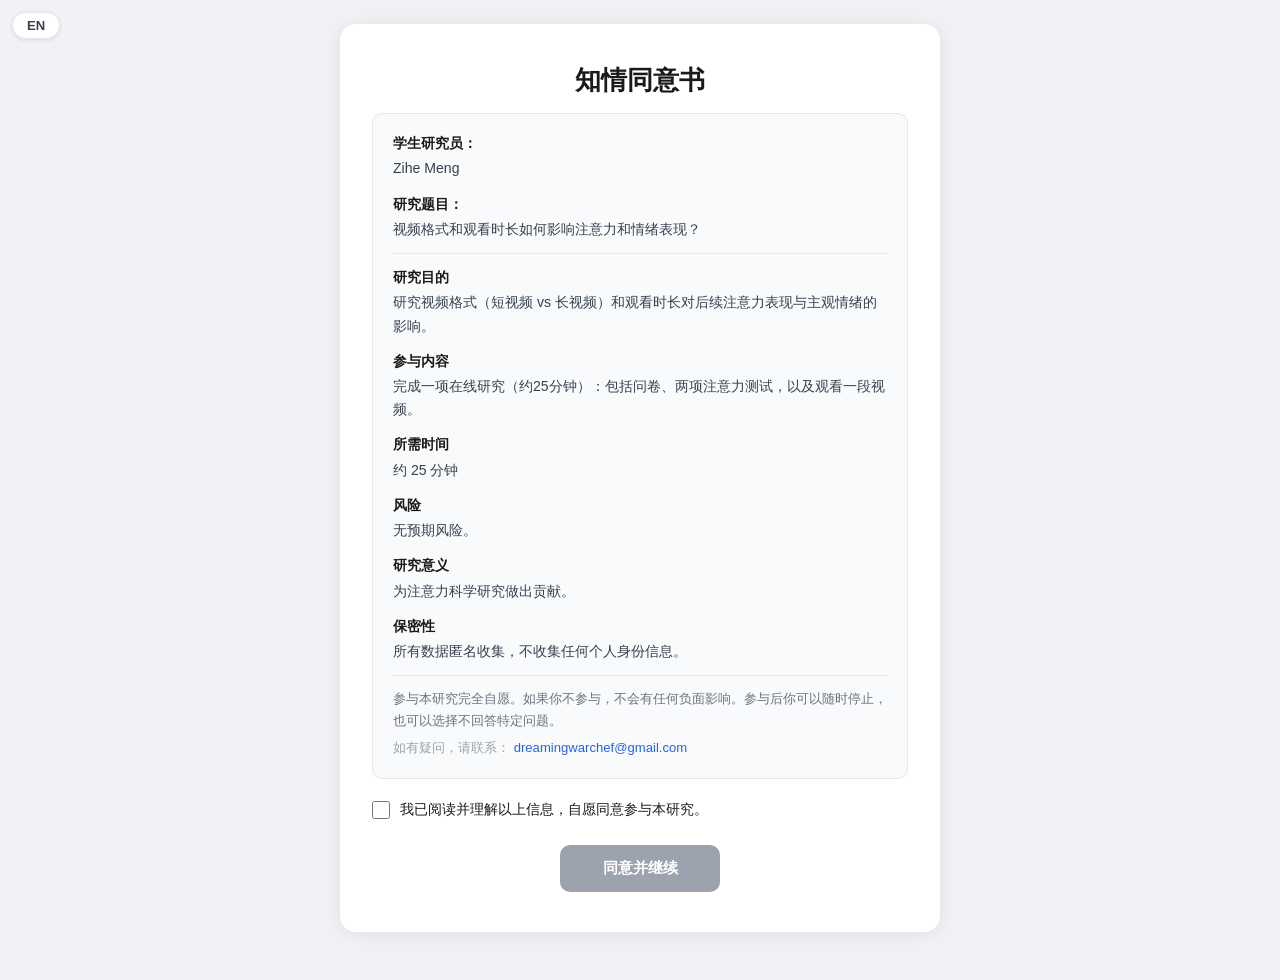
<file: code/index.html>
<!DOCTYPE html>
<html lang="zh-CN">
<head>
  <meta charset="UTF-8">
  <meta name="viewport" content="width=device-width, initial-scale=1.0">
  <title>注意力研究实验</title>
  <link rel="stylesheet" href="style.css">
</head>
<body>

<button id="langToggle">EN</button>

<!-- ══ SCREEN 0 · 知情同意 ══════════════════════════ -->
<div class="screen active" id="s-consent">
  <h1 data-i18n="s0_h1">知情同意书</h1>

  <div class="consent-box">
    <div class="consent-row">
      <span class="consent-label" data-i18n="s0_researcher_label">学生研究员：</span>
      <span data-i18n="s0_researcher">Zihe Meng</span>
    </div>
    <div class="consent-row">
      <span class="consent-label" data-i18n="s0_title_label">研究题目：</span>
      <span data-i18n="s0_title">视频格式和观看时长如何影响注意力和情绪表现？</span>
    </div>

    <div class="consent-divider"></div>

    <div class="consent-row">
      <span class="consent-label" data-i18n="s0_purpose_label">研究目的</span>
      <span data-i18n="s0_purpose">研究视频格式（短视频 vs 长视频）和观看时长对后续注意力表现与主观情绪的影响。</span>
    </div>
    <div class="consent-row">
      <span class="consent-label" data-i18n="s0_tasks_label">参与内容</span>
      <span data-i18n="s0_tasks">完成一项在线研究（约25分钟）：包括问卷、两项注意力测试，以及观看一段视频。</span>
    </div>
    <div class="consent-row">
      <span class="consent-label" data-i18n="s0_time_label">所需时间</span>
      <span data-i18n="s0_time">约 25 分钟</span>
    </div>
    <div class="consent-row">
      <span class="consent-label" data-i18n="s0_risks_label">风险</span>
      <span data-i18n="s0_risks">无预期风险。</span>
    </div>
    <div class="consent-row">
      <span class="consent-label" data-i18n="s0_benefits_label">研究意义</span>
      <span data-i18n="s0_benefits">为注意力科学研究做出贡献。</span>
    </div>
    <div class="consent-row">
      <span class="consent-label" data-i18n="s0_conf_label">保密性</span>
      <span data-i18n="s0_conf">所有数据匿名收集，不收集任何个人身份信息。</span>
    </div>

    <div class="consent-divider"></div>

    <p class="consent-voluntary" data-i18n="s0_voluntary">
      参与本研究完全自愿。如果你不参与，不会有任何负面影响。参与后你可以随时停止，也可以选择不回答特定问题。
    </p>
    <p class="consent-contact">
      <span data-i18n="s0_contact_label">如有疑问，请联系：</span>
      <a href="mailto:dreamingwarchef@gmail.com">dreamingwarchef@gmail.com</a>
    </p>
  </div>

  <label class="consent-check">
    <input type="checkbox" id="consent-checkbox">
    <span data-i18n="s0_agree_text">我已阅读并理解以上信息，自愿同意参与本研究。</span>
  </label>

  <button class="btn" id="btn-consent" disabled data-i18n="btn_consent">同意并继续</button>
</div>

<!-- ══ SCREEN 1 · 欢迎 ══════════════════════════════ -->
<div class="screen" id="s-welcome">
  <h1 data-i18n="s1_h1">注意力研究实验</h1>
  <p data-i18n="s1_p1">感谢你参与本次研究！</p>
  <p data-i18n-html="s1_p2">本实验包括：<strong>注意力测试 → 观看视频 → 注意力测试 → 简短问卷</strong>，全程约 25–35 分钟。</p>
  <p data-i18n="s1_p3">请在安静的环境中独立完成，中途不要使用手机或切换页面。</p>
  <p class="hint" data-i18n="s1_hint">所有数据匿名保存，仅用于学术研究。</p>
  <button class="btn" id="btn-start" data-i18n="btn_start">我准备好了，开始</button>
</div>

<!-- ══ SCREEN 2 · 倒计时 ════════════════════════════ -->
<div class="screen" id="s-countdown">
  <h2 data-i18n="s2_h2">请放松坐好</h2>
  <p data-i18n="s2_p">保持安静，等待实验开始。</p>
  <div id="countdownNumber">10</div>
  <p class="hint" data-i18n="s2_hint">倒计时结束后自动进入下一步</p>
</div>

<!-- ══ SCREEN 3 · 基线问卷 ══════════════════════════ -->
<div class="screen" id="s-baseline">
  <h2 data-i18n="s3_h2">开始前的几个小问题</h2>
  <p class="hint" style="margin-bottom:20px" data-i18n="s3_hint">帮助我们了解你现在的状态，全部必填。</p>

  <div class="q-block">
    <label for="bl-sleep" data-i18n="bl_sleep_label">昨晚你睡了几个小时？</label>
    <input type="number" id="bl-sleep" min="0" max="24" placeholder="例如：7" data-i18n-placeholder="bl_sleep_ph">
  </div>

  <div class="q-block">
    <label for="bl-activity" data-i18n="bl_activity_label">过去 30 分钟你主要在做什么？</label>
    <select id="bl-activity">
      <option value="" data-i18n="opt_select">请选择</option>
      <option value="resting" data-i18n="opt_resting">休息 / 放松</option>
      <option value="studying" data-i18n="opt_studying">上课 / 学习</option>
      <option value="light" data-i18n="opt_light">轻度活动（散步、站立等）</option>
      <option value="exercise" data-i18n="opt_exercise">运动 / 体育活动</option>
      <option value="other" data-i18n="opt_other">其他</option>
    </select>
  </div>

  <div class="q-block">
    <label data-i18n="mood_happy_label">你现在有多幸福（happy）？</label>
    <div class="scale-row">
      <label><input type="radio" name="bl-mood-happy" value="1"><span>1</span></label>
      <label><input type="radio" name="bl-mood-happy" value="2"><span>2</span></label>
      <label><input type="radio" name="bl-mood-happy" value="3"><span>3</span></label>
      <label><input type="radio" name="bl-mood-happy" value="4"><span>4</span></label>
      <label><input type="radio" name="bl-mood-happy" value="5"><span>5</span></label>
    </div>
    <div class="scale-ends"><span data-i18n="scale_not_happy">完全不幸福</span><span data-i18n="scale_very_happy">非常幸福</span></div>
  </div>

  <div class="q-block">
    <label data-i18n="mood_sad_label">你现在有多悲伤（sad）？</label>
    <div class="scale-row">
      <label><input type="radio" name="bl-mood-sad" value="1"><span>1</span></label>
      <label><input type="radio" name="bl-mood-sad" value="2"><span>2</span></label>
      <label><input type="radio" name="bl-mood-sad" value="3"><span>3</span></label>
      <label><input type="radio" name="bl-mood-sad" value="4"><span>4</span></label>
      <label><input type="radio" name="bl-mood-sad" value="5"><span>5</span></label>
    </div>
    <div class="scale-ends"><span data-i18n="scale_not_sad">完全不悲伤</span><span data-i18n="scale_very_sad">非常悲伤</span></div>
  </div>

  <div class="q-block">
    <label data-i18n="mood_energetic_label">你现在有多兴奋/精力充沛（energetic）？</label>
    <div class="scale-row">
      <label><input type="radio" name="bl-mood-energetic" value="1"><span>1</span></label>
      <label><input type="radio" name="bl-mood-energetic" value="2"><span>2</span></label>
      <label><input type="radio" name="bl-mood-energetic" value="3"><span>3</span></label>
      <label><input type="radio" name="bl-mood-energetic" value="4"><span>4</span></label>
      <label><input type="radio" name="bl-mood-energetic" value="5"><span>5</span></label>
    </div>
    <div class="scale-ends"><span data-i18n="scale_not_energetic">完全没有</span><span data-i18n="scale_very_energetic">非常兴奋</span></div>
  </div>

  <div class="q-block">
    <label data-i18n="mood_tired_label">你现在有多疲惫/困倦（tired）？</label>
    <div class="scale-row">
      <label><input type="radio" name="bl-mood-tired" value="1"><span>1</span></label>
      <label><input type="radio" name="bl-mood-tired" value="2"><span>2</span></label>
      <label><input type="radio" name="bl-mood-tired" value="3"><span>3</span></label>
      <label><input type="radio" name="bl-mood-tired" value="4"><span>4</span></label>
      <label><input type="radio" name="bl-mood-tired" value="5"><span>5</span></label>
    </div>
    <div class="scale-ends"><span data-i18n="scale_not_tired">完全不疲惫</span><span data-i18n="scale_very_tired">非常疲惫</span></div>
  </div>

  <button class="btn" id="btn-baseline-submit" data-i18n="btn_continue">继续</button>
</div>

<!-- ══ SCREEN 4 · SART 说明（纯文字，无演示）═══════════ -->
<div class="screen" id="s-sart-intro">
  <h2 data-i18n="s_intro_h2">注意力任务说明</h2>
  <p data-i18n="s_intro_p1">接下来你将完成一项注意力测试。屏幕中央会依次快速出现数字 1–9。</p>
  <p data-i18n-html="sart_rule_html">
    👉 看到 <strong>1、2、4、5、6、7、8、9</strong>，请<strong>立刻按空格键</strong>（或点击屏幕）<br>
    🚫 看到 <strong style="color:#dc2626;font-size:1.2rem">3</strong>，请<strong>不要按任何键</strong>
  </p>
  <p data-i18n-html="s_intro_p2">请尽可能快且准确地做出反应。每个数字只出现很短时间。<br>⭕ 数字消失后会出现一个带 ✕ 的圆圈（⊗），用于消除上一个数字的残影，防止残影对你判断下一题造成干扰。看到它时无需操作，等待下一个数字即可。</p>
  <p class="hint" data-i18n="s_intro_hint">请先仔细阅读规则，下一页将展示演示动画和练习。</p>
  <button class="btn" id="btn-sart-next" data-i18n="btn_continue">继续</button>
</div>

<!-- ══ SCREEN 5 · SART 演示 + 练习入口 ═════════════════ -->
<div class="screen" id="s-sart-demo">
  <h2 data-i18n="s_demo_h2">演示与练习</h2>
  <p data-i18n="s_demo_p">观看下方演示，了解任务节奏；准备好后，请按下方绿色按钮开始练习。</p>

  <!-- 演示动画 -->
  <div id="demoWrap" style="
    background:#111; border-radius:12px; padding:16px 12px 12px;
    margin:16px 0; display:flex; flex-direction:column; align-items:center; gap:10px;
  ">
    <div style="font-size:0.7rem;color:#4b5563;letter-spacing:0.08em;text-transform:uppercase" data-i18n="demo_label">演示</div>

    <!-- 数字显示区 -->
    <div id="demoStimulus" style="
      width:100px; height:100px; display:flex; align-items:center; justify-content:center;
    ">
      <span id="demoDigit" style="font-weight:800;color:#fff;display:none"></span>
      <div id="demoMask" style="
        display:none; width:60px; height:60px;
        border:4px solid #fff; border-radius:50%;
        align-items:center; justify-content:center;
        color:#fff; font-size:1.8rem; font-weight:300;
      ">✕</div>
    </div>

    <!-- 反应提示 -->
    <div id="demoFeedback" style="font-size:0.85rem;font-weight:600;min-height:18px"></div>

    <!-- 完整虚拟键盘 -->
    <div class="kb" id="demoKeyboard">
      <div class="kb-row">
        <div class="kb-key">`</div>
        <div class="kb-key">1</div>
        <div class="kb-key">2</div>
        <div class="kb-key" id="demoKey3">3</div>
        <div class="kb-key">4</div>
        <div class="kb-key">5</div>
        <div class="kb-key">6</div>
        <div class="kb-key">7</div>
        <div class="kb-key">8</div>
        <div class="kb-key">9</div>
        <div class="kb-key">0</div>
        <div class="kb-key">-</div>
        <div class="kb-key">=</div>
        <div class="kb-key" style="flex:1.8">⌫</div>
      </div>
      <div class="kb-row">
        <div class="kb-key" style="flex:1.5">Tab</div>
        <div class="kb-key">Q</div>
        <div class="kb-key">W</div>
        <div class="kb-key">E</div>
        <div class="kb-key">R</div>
        <div class="kb-key">T</div>
        <div class="kb-key">Y</div>
        <div class="kb-key">U</div>
        <div class="kb-key">I</div>
        <div class="kb-key">O</div>
        <div class="kb-key">P</div>
        <div class="kb-key">[</div>
        <div class="kb-key">]</div>
        <div class="kb-key" style="flex:1.5">\</div>
      </div>
      <div class="kb-row">
        <div class="kb-key" style="flex:1.75">Caps</div>
        <div class="kb-key">A</div>
        <div class="kb-key">S</div>
        <div class="kb-key">D</div>
        <div class="kb-key">F</div>
        <div class="kb-key">G</div>
        <div class="kb-key">H</div>
        <div class="kb-key">J</div>
        <div class="kb-key">K</div>
        <div class="kb-key">L</div>
        <div class="kb-key">;</div>
        <div class="kb-key">'</div>
        <div class="kb-key" style="flex:2.25">↵</div>
      </div>
      <div class="kb-row">
        <div class="kb-key" style="flex:2.25">⇧</div>
        <div class="kb-key">Z</div>
        <div class="kb-key">X</div>
        <div class="kb-key">C</div>
        <div class="kb-key">V</div>
        <div class="kb-key">B</div>
        <div class="kb-key">N</div>
        <div class="kb-key">M</div>
        <div class="kb-key">,</div>
        <div class="kb-key">.</div>
        <div class="kb-key">/</div>
        <div class="kb-key" style="flex:2.75">⇧</div>
      </div>
      <div class="kb-row">
        <div class="kb-key" style="flex:1.5">Ctrl</div>
        <div class="kb-key" style="flex:1.2">Alt</div>
        <div class="kb-key kb-key--space" style="flex:7" id="demoSpacebar" data-i18n="key_space">SPACE</div>
        <div class="kb-key" style="flex:1.2">Alt</div>
        <div class="kb-key" style="flex:1.5">Ctrl</div>
      </div>
    </div>
  </div>

  <p class="hint" data-i18n="s_demo_hint">先做 9 题练习，熟悉节奏后再进入正式测试。</p>
  <button class="btn" id="btn-sart-practice" data-i18n="btn_practice">开始练习</button>
</div>

<!-- ══ SCREEN 6 · SART 测试（练习 / Pre / Post 共用）════ -->
<div class="screen" id="s-sart">
  <div id="sartPhaseLabel"></div>
  <div class="sart-rule" data-i18n-html="sart_rule_short">按空格 / 点击 = 非3 &nbsp;|&nbsp; 不按 = 3</div>
  <div id="sartStimulus">
    <span id="sartDigit"></span>
    <div id="sartMask">✕</div>
  </div>
  <div id="sartFeedback"></div>
  <div id="sartProgress"></div>
</div>

<!-- ══ SCREEN 7 · 练习完成 → Pre-SART ══════════════════ -->
<div class="screen" id="s-sart-break-pre">
  <h2 data-i18n="s_break_pre_h2">练习完成！</h2>
  <p data-i18n-html="s_break_pre_p1">正式测试共 <strong>225 题</strong>，约需 4 分钟，规则完全相同。</p>
  <p data-i18n-html="s_break_pre_p2">正式测试中<strong>不再显示对错提示</strong>，请保持专注。</p>
  <button class="btn" id="btn-pre-sart" data-i18n="btn_pre_sart">开始正式测试</button>
</div>

<!-- ══ SCREEN 8 · 视频说明 ══════════════════════════ -->
<div class="screen" id="s-video-intro">
  <h2 data-i18n="s_video_h2">观看视频</h2>
  <p data-i18n-html="s_video_p1">接下来你将观看一段视频，请<strong>全程专注观看</strong>，不要切换页面或使用手机。</p>
  <p data-i18n="s_video_p2">视频结束后会自动进入下一步。</p>
  <p class="hint" id="video-group-hint"></p>
  <button class="btn" id="btn-video-start" data-i18n="btn_video_start">开始观看</button>
</div>

<!-- ══ SCREEN 9 · 视频播放 ══════════════════════════ -->
<div class="screen" id="s-video">
  <div id="videoBox">
    <iframe id="videoFrame" allowfullscreen
      allow="autoplay; encrypted-media"
      src="about:blank"
      style="display:none">
    </iframe>
    <video id="videoPlayer" style="display:none"></video>
    <button id="btn-fullscreen" title="全屏">⛶</button>
  </div>
  <div id="videoTimer">剩余时间：-- : --</div>
  <div id="videoProgressBar"><div id="videoProgressFill"></div></div>
  <button class="btn-ghost" id="btn-video-skip" data-i18n="btn_video_skip">⏭ 跳过（调试用）</button>
</div>

<!-- ══ SCREEN 10 · 情绪问卷（happy / sad / energetic / tired）+ 手机使用 ══ -->
<div class="screen" id="s-mood">
  <h2 data-i18n="s_mood_h2">当前感受</h2>
  <p class="hint" style="margin-bottom:20px" data-i18n="s_mood_hint">根据你刚才观看完视频后的真实感受作答。</p>

  <div class="q-block">
    <label data-i18n="video_interest_label">你觉得这段视频有多有趣？</label>
    <div class="scale-row">
      <label><input type="radio" name="video-interest" value="1"><span>1</span></label>
      <label><input type="radio" name="video-interest" value="2"><span>2</span></label>
      <label><input type="radio" name="video-interest" value="3"><span>3</span></label>
      <label><input type="radio" name="video-interest" value="4"><span>4</span></label>
      <label><input type="radio" name="video-interest" value="5"><span>5</span></label>
    </div>
    <div class="scale-ends"><span data-i18n="scale_not_interesting">完全无聊</span><span data-i18n="scale_very_interesting">非常有趣</span></div>
  </div>

  <div class="q-block">
    <label data-i18n="mood_happy_label">你现在有多幸福（happy）？</label>
    <div class="scale-row">
      <label><input type="radio" name="mood-happy" value="1"><span>1</span></label>
      <label><input type="radio" name="mood-happy" value="2"><span>2</span></label>
      <label><input type="radio" name="mood-happy" value="3"><span>3</span></label>
      <label><input type="radio" name="mood-happy" value="4"><span>4</span></label>
      <label><input type="radio" name="mood-happy" value="5"><span>5</span></label>
    </div>
    <div class="scale-ends"><span data-i18n="scale_not_happy">完全不幸福</span><span data-i18n="scale_very_happy">非常幸福</span></div>
  </div>

  <div class="q-block">
    <label data-i18n="mood_sad_label">你现在有多悲伤（sad）？</label>
    <div class="scale-row">
      <label><input type="radio" name="mood-sad" value="1"><span>1</span></label>
      <label><input type="radio" name="mood-sad" value="2"><span>2</span></label>
      <label><input type="radio" name="mood-sad" value="3"><span>3</span></label>
      <label><input type="radio" name="mood-sad" value="4"><span>4</span></label>
      <label><input type="radio" name="mood-sad" value="5"><span>5</span></label>
    </div>
    <div class="scale-ends"><span data-i18n="scale_not_sad">完全不悲伤</span><span data-i18n="scale_very_sad">非常悲伤</span></div>
  </div>

  <div class="q-block">
    <label data-i18n="mood_energetic_label">你现在有多兴奋/精力充沛（energetic）？</label>
    <div class="scale-row">
      <label><input type="radio" name="mood-energetic" value="1"><span>1</span></label>
      <label><input type="radio" name="mood-energetic" value="2"><span>2</span></label>
      <label><input type="radio" name="mood-energetic" value="3"><span>3</span></label>
      <label><input type="radio" name="mood-energetic" value="4"><span>4</span></label>
      <label><input type="radio" name="mood-energetic" value="5"><span>5</span></label>
    </div>
    <div class="scale-ends"><span data-i18n="scale_not_energetic">完全没有</span><span data-i18n="scale_very_energetic">非常兴奋</span></div>
  </div>

  <div class="q-block">
    <label data-i18n="mood_tired_label">你现在有多疲惫/困倦（tired）？</label>
    <div class="scale-row">
      <label><input type="radio" name="mood-tired" value="1"><span>1</span></label>
      <label><input type="radio" name="mood-tired" value="2"><span>2</span></label>
      <label><input type="radio" name="mood-tired" value="3"><span>3</span></label>
      <label><input type="radio" name="mood-tired" value="4"><span>4</span></label>
      <label><input type="radio" name="mood-tired" value="5"><span>5</span></label>
    </div>
    <div class="scale-ends"><span data-i18n="scale_not_tired">完全不疲惫</span><span data-i18n="scale_very_tired">非常疲惫</span></div>
  </div>

  <button class="btn" id="btn-mood-submit" data-i18n="btn_continue">继续</button>
</div>

<!-- ══ SCREEN 11 · Post-SART 过渡 ══════════════════════ -->
<div class="screen" id="s-sart-transition">
  <h2 data-i18n="s_trans_h2">第二轮注意力测试</h2>
  <p data-i18n-html="s_trans_p1">接下来是第二轮注意力测试，共 <strong>225 题</strong>，规则与之前完全相同。</p>
  <p data-i18n-html="s_trans_p2">测试中<strong>不显示对错提示</strong>，请保持专注。</p>
  <button class="btn" id="btn-post-sart" data-i18n="btn_post_sart">开始测试</button>
</div>

<!-- ══ SCREEN 12 · 基本信息问卷 ════════════════════════ -->
<div class="screen" id="s-demographics">
  <h2 data-i18n="s_demog_h2">最后几个问题</h2>
  <p class="hint" style="margin-bottom:20px" data-i18n="s_demog_hint">帮助我们更好地分析数据。</p>

  <div class="q-block">
    <label for="sm-hours" data-i18n="sm_hours_label">你平均每天使用社交媒体（微信/微博/抖音/B站等）大约多少小时？</label>
    <select id="sm-hours">
      <option value="" data-i18n="opt_select">请选择</option>
      <option value="0" data-i18n="opt_less1h">少于 1 小时</option>
      <option value="1" data-i18n="opt_1_2h">1–2 小时</option>
      <option value="2" data-i18n="opt_2_3h">2–3 小时</option>
      <option value="3" data-i18n="opt_3_4h">3–4 小时</option>
      <option value="4" data-i18n="opt_4h_plus">4 小时以上</option>
    </select>
  </div>

  <div class="q-block">
    <label for="sm-type" data-i18n="sm_type_label">你使用社交媒体时，主要是哪种方式？</label>
    <select id="sm-type">
      <option value="" data-i18n="opt_select">请选择</option>
      <option value="passive" data-i18n="opt_passive">以浏览为主（看内容，很少发布）</option>
      <option value="active" data-i18n="opt_active">以发布为主（发帖、评论、互动较多）</option>
      <option value="both" data-i18n="opt_both">两者差不多</option>
    </select>
  </div>

  <div class="q-block">
    <label for="vg-hours" data-i18n="vg_hours_label">你平均每天玩电子游戏大约多少小时？</label>
    <select id="vg-hours">
      <option value="" data-i18n="opt_select">请选择</option>
      <option value="0" data-i18n="opt_none">不玩</option>
      <option value="0.5" data-i18n="opt_less1h">少于 1 小时</option>
      <option value="1" data-i18n="opt_1_2h">1–2 小时</option>
      <option value="2" data-i18n="opt_2_3h">2–3 小时</option>
      <option value="3" data-i18n="opt_3h_plus">3 小时以上</option>
    </select>
  </div>

  <div class="q-block">
    <label for="demo-age" data-i18n="demog_age_label">你的年龄</label>
    <input type="number" id="demo-age" min="10" max="99" placeholder="例如：17" data-i18n-placeholder="demog_age_ph">
  </div>

  <div class="q-block">
    <label for="demo-gender" data-i18n="demog_gender_label">你的性别</label>
    <select id="demo-gender">
      <option value="" data-i18n="opt_select">请选择</option>
      <option value="male" data-i18n="opt_male">男</option>
      <option value="female" data-i18n="opt_female">女</option>
      <option value="nonbinary" data-i18n="opt_nonbinary">非二元</option>
      <option value="prefer_not" data-i18n="opt_prefer_not">不愿透露</option>
    </select>
  </div>

  <div class="q-block">
    <label for="demo-location" data-i18n="demog_location_label">你目前所在的地区</label>
    <select id="demo-location">
      <option value="" data-i18n="opt_select">请选择</option>
      <option value="china" data-i18n="opt_china">中国</option>
      <option value="us" data-i18n="opt_us">美国</option>
      <option value="other" data-i18n="opt_location_other">其他</option>
    </select>
  </div>

  <div class="q-block">
    <label for="demo-phone-last4" data-i18n="demog_phone_last4_label">请填写您的手机号后四位</label>
    <input type="text" id="demo-phone-last4" inputmode="numeric" maxlength="4" pattern="\d{4}" placeholder="例：1234" data-i18n-placeholder="demog_phone_last4_ph">
    <p class="hint" style="margin-top:4px" data-i18n="demog_phone_last4_hint">仅用于匹配作答记录并发放报酬，不会泄露您的隐私。</p>
  </div>

  <button class="btn" id="btn-demo-submit" data-i18n="btn_submit">提交</button>
</div>

<!-- ══ SCREEN 12.5 · 注意力检测 ══════════════════════ -->
<div class="screen" id="s-attention-check">
  <h2 data-i18n="ac_h2">注意力检测</h2>
  <p class="hint" style="margin-bottom:20px" data-i18n="ac_hint">帮助我们确认你在认真参与研究。</p>

  <div class="q-block">
    <label data-i18n-html="ac_question">这是一道注意力检测题。请在下方四个选项中选择「<strong>蓝色</strong>」。</label>
    <div class="yn-row" style="flex-direction:column;gap:10px;margin-top:12px;">
      <label class="yn-opt"><input type="radio" name="ac-answer" value="red">   <span data-i18n="ac_opt_red">红色（Red）</span></label>
      <label class="yn-opt"><input type="radio" name="ac-answer" value="green"> <span data-i18n="ac_opt_green">绿色（Green）</span></label>
      <label class="yn-opt"><input type="radio" name="ac-answer" value="blue">  <span data-i18n="ac_opt_blue">蓝色（Blue）</span></label>
      <label class="yn-opt"><input type="radio" name="ac-answer" value="yellow"><span data-i18n="ac_opt_yellow">黄色（Yellow）</span></label>
    </div>
  </div>

  <button class="btn" id="btn-ac-submit" data-i18n="btn_submit">提交</button>
</div>

<!-- ══ SCREEN 13 · 手机使用自我报告 ════════════════════ -->
<div class="screen" id="s-phone">
  <h2 data-i18n="s_phone_h2">最后两个问题</h2>
  <p class="hint" style="margin-bottom:8px" data-i18n="s_phone_intro1">在实验过程中，注意力分散是完全正常的人类反应——尤其是在完成长达 25 分钟的任务时。</p>
  <p class="hint" style="margin-bottom:20px" data-i18n-html="s_phone_intro2">无论你的回答是什么，<strong>如实作答对我们的研究非常有帮助</strong>。感谢你的诚实！</p>

  <div class="q-block">
    <label data-i18n="phone_tempted_label">做实验期间，你有多少次想拿起手机玩？</label>
    <div class="scale-row">
      <label><input type="radio" name="phone-tempted" value="1"><span>1</span></label>
      <label><input type="radio" name="phone-tempted" value="2"><span>2</span></label>
      <label><input type="radio" name="phone-tempted" value="3"><span>3</span></label>
      <label><input type="radio" name="phone-tempted" value="4"><span>4</span></label>
      <label><input type="radio" name="phone-tempted" value="5"><span>5</span></label>
    </div>
    <div class="scale-ends"><span data-i18n="scale_not_tempted">从未想过</span><span data-i18n="scale_very_tempted">非常频繁</span></div>
  </div>

  <div class="q-block">
    <label data-i18n="phone_picked_label">你在实验过程中有没有实际拿起手机玩了？</label>
    <div class="yn-row">
      <label class="yn-opt"><input type="radio" name="phone-picked" value="yes"><span data-i18n="opt_yes">有</span></label>
      <label class="yn-opt"><input type="radio" name="phone-picked" value="no"><span data-i18n="opt_no">没有</span></label>
    </div>
  </div>

  <button class="btn" id="btn-phone-submit" data-i18n="btn_submit">提交</button>
</div>

<!-- ══ SCREEN 14 · 完成 ══════════════════════════════ -->
<div class="screen" id="s-complete">
  <div class="complete-icon">🎉</div>
  <h2 data-i18n="s_complete_h2">实验完成，谢谢你！</h2>
  <p data-i18n="s_complete_p">你的数据已记录，对本研究非常有帮助。</p>
  <div id="scoreCard" style="
    background:#f0f7ff; border-radius:12px; padding:20px 24px;
    margin:20px 0; text-align:left;
  ">
    <p style="font-weight:700;color:#1a1a1a;margin-bottom:12px;" data-i18n="score_title">你的注意力表现</p>
    <p style="font-size:0.8rem;color:#6b7280;margin-bottom:8px;" data-i18n="score_pre_label">视频前（Pre-SART）</p>
    <div style="display:flex;gap:16px;flex-wrap:wrap;margin-bottom:16px;">
      <div style="flex:1;min-width:80px;text-align:center;background:#fff;border-radius:8px;padding:12px;">
        <div style="font-size:1.5rem;font-weight:800;color:#2563eb" id="preAccuracy">—</div>
        <div style="font-size:0.7rem;color:#6b7280;margin-top:4px" data-i18n="score_accuracy">准确率</div>
      </div>
      <div style="flex:1;min-width:80px;text-align:center;background:#fff;border-radius:8px;padding:12px;">
        <div style="font-size:1.5rem;font-weight:800;color:#2563eb" id="preMeanRT">—</div>
        <div style="font-size:0.7rem;color:#6b7280;margin-top:4px" data-i18n="score_mean_rt">平均反应时</div>
      </div>
      <div style="flex:1;min-width:80px;text-align:center;background:#fff;border-radius:8px;padding:12px;">
        <div style="font-size:1.5rem;font-weight:800;color:#2563eb" id="preErrors">—</div>
        <div style="font-size:0.7rem;color:#6b7280;margin-top:4px" data-i18n="score_errors">误按次数</div>
      </div>
    </div>
    <p style="font-size:0.8rem;color:#6b7280;margin-bottom:8px;" data-i18n="score_post_label">视频后（Post-SART）</p>
    <div style="display:flex;gap:16px;flex-wrap:wrap;">
      <div style="flex:1;min-width:80px;text-align:center;background:#fff;border-radius:8px;padding:12px;">
        <div style="font-size:1.5rem;font-weight:800;color:#059669" id="postAccuracy">—</div>
        <div style="font-size:0.7rem;color:#6b7280;margin-top:4px" data-i18n="score_accuracy">准确率</div>
      </div>
      <div style="flex:1;min-width:80px;text-align:center;background:#fff;border-radius:8px;padding:12px;">
        <div style="font-size:1.5rem;font-weight:800;color:#059669" id="postMeanRT">—</div>
        <div style="font-size:0.7rem;color:#6b7280;margin-top:4px" data-i18n="score_mean_rt">平均反应时</div>
      </div>
      <div style="flex:1;min-width:80px;text-align:center;background:#fff;border-radius:8px;padding:12px;">
        <div style="font-size:1.5rem;font-weight:800;color:#059669" id="postErrors">—</div>
        <div style="font-size:0.7rem;color:#6b7280;margin-top:4px" data-i18n="score_errors">误按次数</div>
      </div>
    </div>
  </div>
  <p class="hint"><span data-i18n="s_complete_id">参与者编号：</span><span id="completionId"></span></p>
</div>

<!-- 按顺序加载：config → data → experiment -->
<script src="config.js"></script>
<script src="data.js"></script>
<script src="experiment.js"></script>
</body>
</html>
</file>
<file: code/style.css>
/* ═══════════════════════════════════════════════════════
   style.css  —  Lumiere SART 实验样式
   移动端优先，响应式布局
═══════════════════════════════════════════════════════ */

*, *::before, *::after { margin: 0; padding: 0; box-sizing: border-box; }

body {
  font-family: -apple-system, BlinkMacSystemFont, 'Segoe UI', 'PingFang SC',
               'Hiragino Sans GB', sans-serif;
  background: #f0f2f5;
  min-height: 100vh;
  display: flex;
  justify-content: center;
  align-items: flex-start;
  padding: 24px 16px 48px;
  color: #1a1a1a;
}

/* ── 屏幕容器 ────────────────────────────────────────── */
.screen {
  display: none;
  background: #fff;
  border-radius: 16px;
  padding: 40px 32px;
  max-width: 600px;
  width: 100%;
  box-shadow: 0 2px 20px rgba(0,0,0,0.08);
  text-align: center;
}
.screen.active { display: block; }

/* ── 字体层级 ────────────────────────────────────────── */
h1 { font-size: 1.6rem; font-weight: 700; margin-bottom: 12px; line-height: 1.3; }
h2 { font-size: 1.3rem; font-weight: 700; margin-bottom: 14px; }
p  { font-size: 0.95rem; line-height: 1.75; color: #444; margin-bottom: 12px; }
.hint { font-size: 0.82rem; color: #9ca3af; }

/* ── 按钮 ────────────────────────────────────────────── */
.btn {
  display: inline-block;
  background: #2563eb;
  color: #fff;
  border: none;
  border-radius: 10px;
  padding: 13px 40px;
  font-size: 0.95rem;
  font-weight: 600;
  cursor: pointer;
  margin-top: 24px;
  transition: background 0.15s;
  min-width: 160px;
}
.btn:hover  { background: #1d4ed8; }
.btn:active { background: #1e40af; }

.btn-ghost {
  background: none;
  border: none;
  color: #9ca3af;
  font-size: 0.8rem;
  cursor: pointer;
  margin-top: 12px;
  text-decoration: underline;
  display: block;
  width: 100%;
}

/* ── 倒计时 ──────────────────────────────────────────── */
#countdownNumber {
  font-size: 6rem;
  font-weight: 800;
  color: #2563eb;
  line-height: 1;
  margin: 28px 0;
}

/* ── 问卷通用 ────────────────────────────────────────── */
.q-block { text-align: left; margin-bottom: 24px; }
.q-block > label {
  display: block;
  font-weight: 600;
  font-size: 0.9rem;
  margin-bottom: 8px;
  color: #1a1a1a;
}
.q-block select,
.q-block input[type="number"],
.q-block input[type="email"] {
  width: 100%;
  padding: 10px 12px;
  border: 1.5px solid #e5e7eb;
  border-radius: 8px;
  font-size: 0.95rem;
  background: #f9fafb;
  outline: none;
  transition: border-color 0.15s;
}
.q-block select:focus,
.q-block input:focus { border-color: #2563eb; }

.q-block input[type="email"] {
  font-size: 0.9rem;
}

/* ── Likert 量表 ─────────────────────────────────────── */
.scale-row { display: flex; gap: 6px; margin-top: 8px; }
.scale-row label { flex: 1; cursor: pointer; }
.scale-row input[type="radio"] { display: none; }
.scale-row span {
  display: block;
  text-align: center;
  padding: 10px 0;
  border: 1.5px solid #e5e7eb;
  border-radius: 8px;
  font-weight: 700;
  font-size: 0.95rem;
  background: #f9fafb;
  transition: all 0.12s;
}
.scale-row input:checked + span {
  background: #2563eb;
  color: #fff;
  border-color: #2563eb;
}
.scale-ends {
  display: flex;
  justify-content: space-between;
  font-size: 0.72rem;
  color: #9ca3af;
  margin-top: 4px;
}

/* ── 视频区域 ────────────────────────────────────────── */
.video-group-tag {
  display: inline-block;
  background: #eff6ff;
  color: #2563eb;
  border-radius: 6px;
  padding: 3px 10px;
  font-size: 0.82rem;
  font-weight: 600;
  margin-bottom: 10px;
}
#s-video {
  max-width: 960px;
  padding: 24px 24px;
}
#videoBox {
  width: 100%;
  background: #0f0f0f;
  border-radius: 10px;
  overflow: hidden;
  margin: 16px 0 8px;
  position: relative;
  padding-top: 56.25%; /* 16:9 */
}
#subtitleOverlay {
  position: absolute;
  bottom: 36px; left: 50%;
  transform: translateX(-50%);
  width: 90%;
  text-align: center;
  pointer-events: none;
  z-index: 5;
  display: flex;
  flex-direction: column;
  align-items: center;
  gap: 4px;
}
#subtitleOverlay .sub-zh {
  display: inline-block;
  background: rgba(0,0,0,0.6);
  color: #fff;
  font-size: 1.1rem;
  font-weight: 500;
  padding: 2px 10px;
  border-radius: 4px;
  line-height: 1.5;
}
#subtitleOverlay .sub-en {
  display: inline-block;
  background: rgba(0,0,0,0.5);
  color: #f0e68c;
  font-size: 0.95rem;
  padding: 2px 10px;
  border-radius: 4px;
  line-height: 1.5;
}
#btn-fullscreen {
  position: absolute;
  bottom: 10px; right: 10px;
  z-index: 10;
  background: rgba(0,0,0,0.5);
  color: #fff;
  border: none;
  border-radius: 6px;
  padding: 6px 10px;
  font-size: 1.2rem;
  cursor: pointer;
  opacity: 0.7;
  transition: opacity 0.2s;
}
#btn-fullscreen:hover { opacity: 1; }
#videoBox:-webkit-full-screen video,
#videoBox:fullscreen video,
#videoBox:-webkit-full-screen iframe,
#videoBox:fullscreen iframe { pointer-events: auto; }
#videoBox iframe {
  position: absolute;
  top: 0; left: 0;
  width: 100%; height: 100%;
  border: none;
  pointer-events: none; /* 防止用户拖动进度条 */
}
#videoBox video {
  position: absolute;
  top: 0; left: 0;
  width: 100%; height: 100%;
  border: none;
  pointer-events: none; /* 防止用户拖动进度条 */
}
#videoTimer {
  font-size: 0.85rem;
  color: #6b7280;
  margin-bottom: 6px;
  font-variant-numeric: tabular-nums;
}
#videoProgressBar {
  width: 100%; height: 4px;
  background: #e5e7eb;
  border-radius: 2px;
  overflow: hidden;
  margin-bottom: 20px;
}
#videoProgressFill {
  height: 100%;
  background: #2563eb;
  width: 0%;
  transition: width 1s linear;
}

/* ── SART 屏幕 ───────────────────────────────────────── */
#s-sart {
  background: #0a0a0a;
  border-radius: 16px;
  padding: 32px 24px;
  min-height: 440px;
  display: none;
  flex-direction: column;
  align-items: center;
  justify-content: space-between;
  color: #fff;
}
#s-sart.active { display: flex; }

#sartPhaseLabel {
  font-size: 0.75rem;
  color: #4b5563;
  letter-spacing: 0.05em;
  text-transform: uppercase;
}
.sart-rule {
  font-size: 0.8rem;
  color: #374151;
  margin-top: 2px;
}

#sartStimulus {
  width: 240px;
  height: 220px;
  display: flex;
  align-items: center;
  justify-content: center;
  cursor: pointer;
  user-select: none;
  flex-shrink: 0;
}

#sartDigit {
  font-weight: 800;
  color: #fff;
  line-height: 1;
  display: none;
}

#sartMask {
  display: none;
  width: 110px; height: 110px;
  border: 5px solid #fff;
  border-radius: 50%;
  align-items: center;
  justify-content: center;
  color: #fff;
  font-size: 3rem;
  font-weight: 300;
}

#sartFeedback {
  font-size: 0.95rem;
  font-weight: 600;
  min-height: 20px;
}
.fb-ok  { color: #34d399; }
.fb-err { color: #f87171; }

#sartProgress { font-size: 0.75rem; color: #374151; }

/* ── 完成页 ──────────────────────────────────────────── */
.complete-icon { font-size: 3.5rem; margin-bottom: 14px; }
#completionId  { font-weight: 700; color: #2563eb; }

/* ── 语言切换按钮 ────────────────────────────────────── */
#langToggle {
  position: fixed;
  top: 12px;
  left: 12px;
  z-index: 9999;
  background: #fff;
  border: 1.5px solid #e5e7eb;
  border-radius: 20px;
  padding: 5px 14px;
  font-size: 0.82rem;
  font-weight: 600;
  cursor: pointer;
  color: #374151;
  transition: all 0.15s;
  box-shadow: 0 1px 4px rgba(0,0,0,0.1);
}
#langToggle:hover { border-color: #2563eb; color: #2563eb; }

/* ── 知情同意页 ──────────────────────────────────────── */
.consent-box {
  text-align: left;
  background: #f9fafb;
  border: 1.5px solid #e5e7eb;
  border-radius: 10px;
  padding: 18px 20px;
  margin: 16px 0;
  font-size: 0.88rem;
  line-height: 1.65;
  color: #374151;
}
.consent-row {
  display: block;
  margin-bottom: 12px;
}
.consent-label {
  display: block;
  font-weight: 600;
  color: #1a1a1a;
  margin-bottom: 2px;
}
.consent-divider {
  border-top: 1px solid #e5e7eb;
  margin: 12px 0;
}
.consent-voluntary {
  font-size: 0.84rem;
  color: #6b7280;
  margin-bottom: 6px;
  line-height: 1.6;
}
.consent-contact {
  font-size: 0.82rem;
  color: #9ca3af;
  margin-bottom: 0;
}
.consent-contact a { color: #2563eb; text-decoration: none; }
.consent-check {
  display: flex;
  align-items: flex-start;
  gap: 10px;
  text-align: left;
  cursor: pointer;
  margin-top: 20px;
  font-size: 0.9rem;
  font-weight: 500;
  color: #1a1a1a;
  line-height: 1.5;
}
.consent-check input[type="checkbox"] {
  width: 18px;
  height: 18px;
  margin-top: 2px;
  flex-shrink: 0;
  cursor: pointer;
  accent-color: #2563eb;
}
.btn:disabled {
  background: #9ca3af;
  cursor: not-allowed;
}
.btn:disabled:hover { background: #9ca3af; }

/* ── 演示区虚拟键盘 ──────────────────────────────────── */
.kb {
  width: 100%;
  display: flex;
  flex-direction: column;
  gap: 3px;
  padding: 6px;
  background: #181818;
  border-radius: 8px;
  border: 1px solid #2a2a2a;
}
.kb-row {
  display: flex;
  gap: 3px;
}
.kb-key {
  flex: 1;
  min-width: 0;
  height: 24px;
  background: #2a2a2a;
  border: 1px solid #3a3a3a;
  border-bottom: 2px solid #1a1a1a;
  border-radius: 3px;
  display: flex;
  align-items: center;
  justify-content: center;
  font-size: 7.5px;
  color: #555;
  user-select: none;
  transition: background 0.1s, border-color 0.1s, color 0.1s, transform 0.08s;
}

/* 空格键 */
.kb-key--space {
  font-size: 8px;
  color: #777;
  font-weight: 600;
  letter-spacing: 0.05em;
}
/* 空格键按下 — 绿色 */
.kb-key--space.kb-go {
  background: #065f46;
  border-color: #34d399;
  color: #34d399;
  transform: translateY(1px);
  border-bottom-width: 1px;
}
/* 空格键不按 — 红色虚线 */
.kb-key--space.kb-nogo {
  border-color: #7f1d1d;
  border-style: dashed;
  color: #ef4444;
}

/* ── Yes/No 单题布局 ────────────────────────────────── */
.yn-row {
  display: flex;
  gap: 24px;
  margin-top: 10px;
}
.yn-opt {
  display: flex;
  align-items: center;
  gap: 8px;
  cursor: pointer;
  font-size: 1rem;
  font-weight: 500;
}
.yn-opt input[type="radio"] {
  width: 18px;
  height: 18px;
  cursor: pointer;
  accent-color: #2563eb;
}

/* ── 响应式（手机）──────────────────────────────────── */
@media (max-width: 480px) {
  body { padding: 12px 8px 32px; }
  .screen { padding: 28px 20px; border-radius: 12px; }
  h1 { font-size: 1.3rem; }
  h2 { font-size: 1.1rem; }
  #countdownNumber { font-size: 4.5rem; }
  .btn { padding: 12px 28px; width: 100%; }
  #sartStimulus { width: 200px; height: 200px; }
  .kb-key { height: 20px; font-size: 6.5px; }
}
</file>
